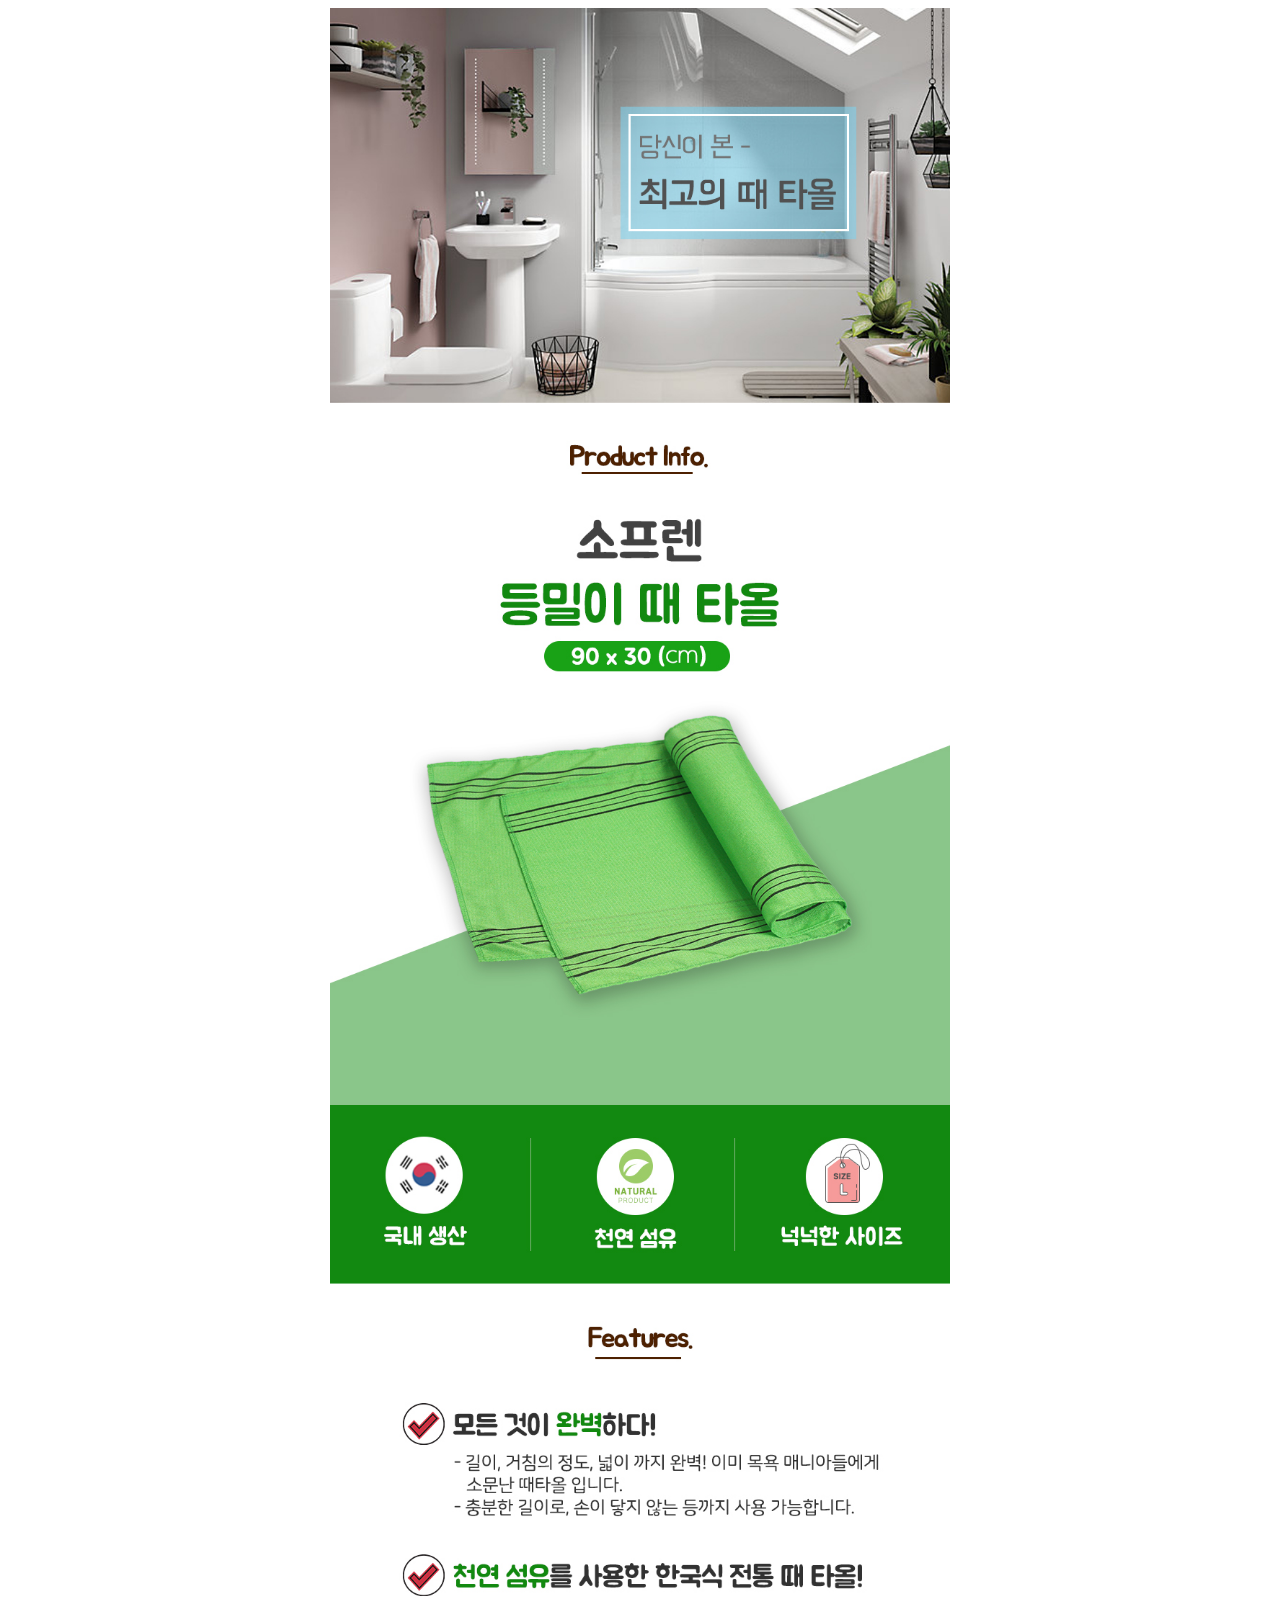
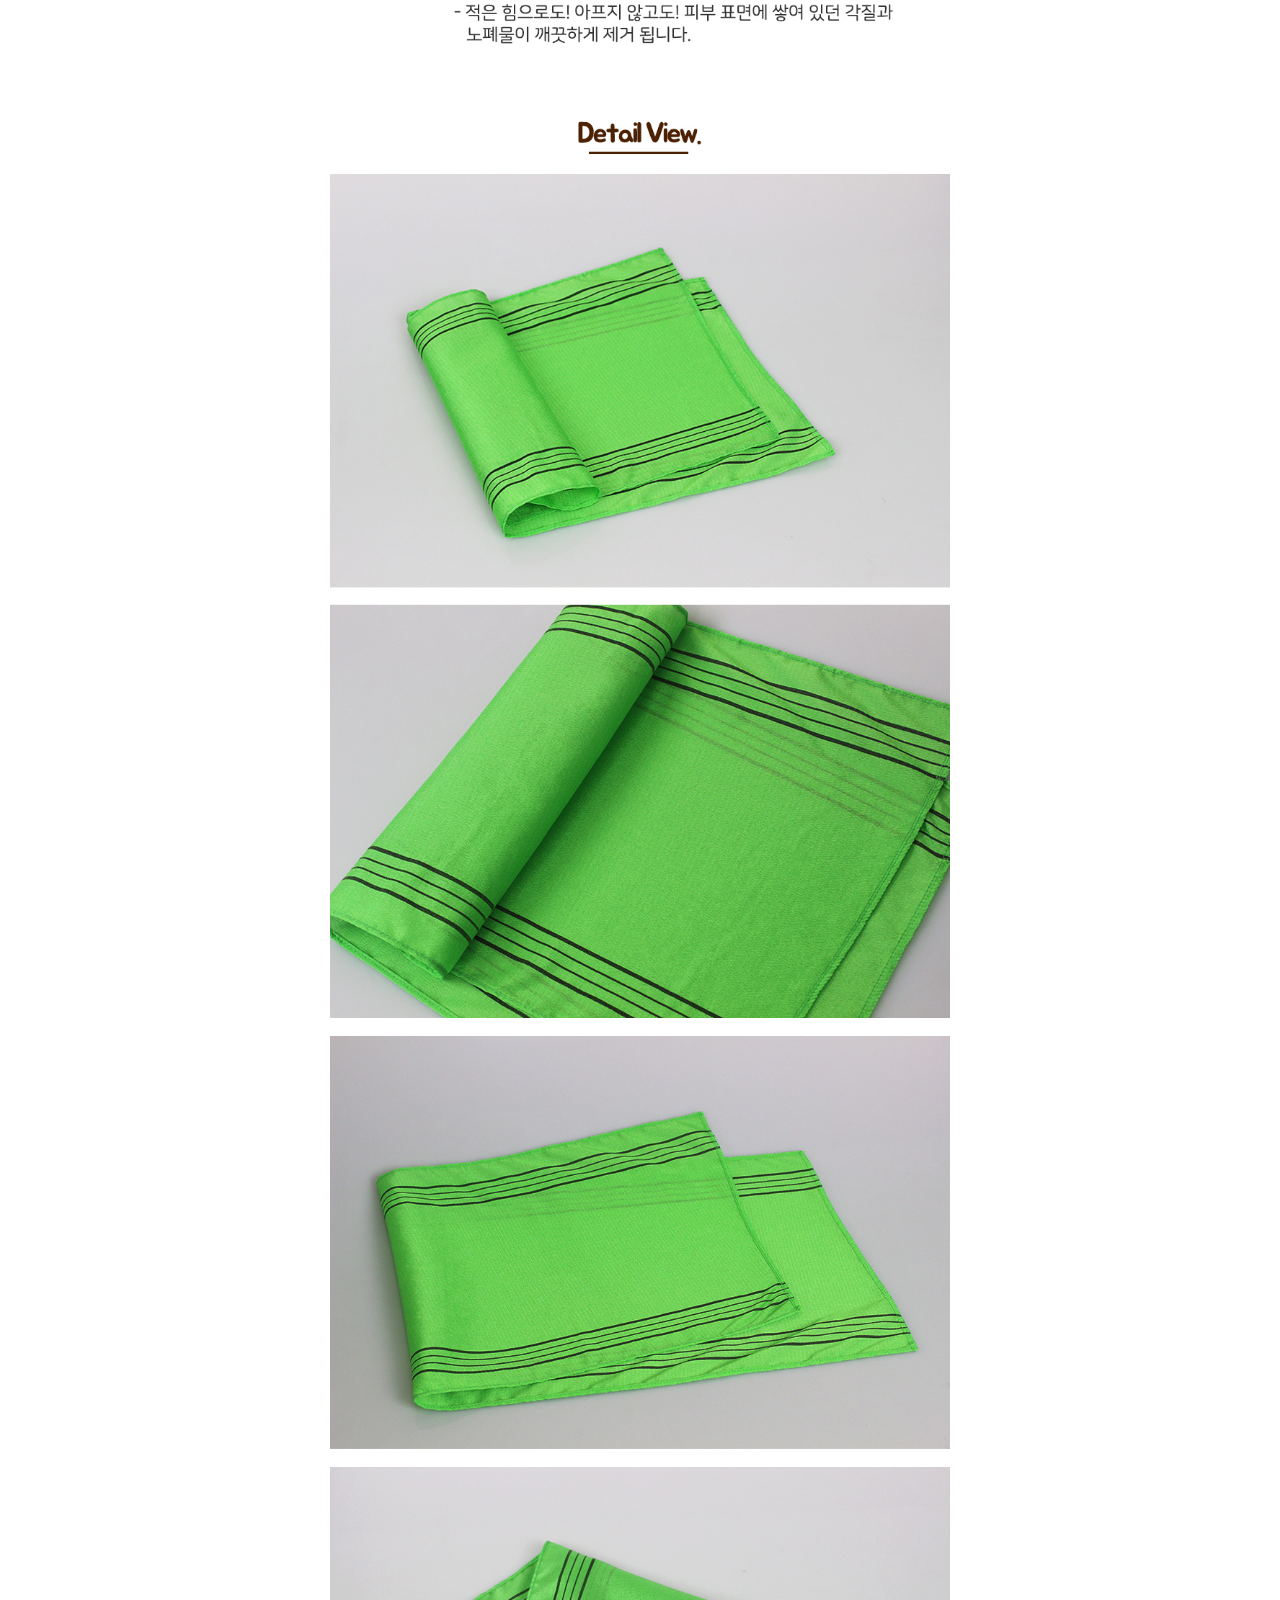
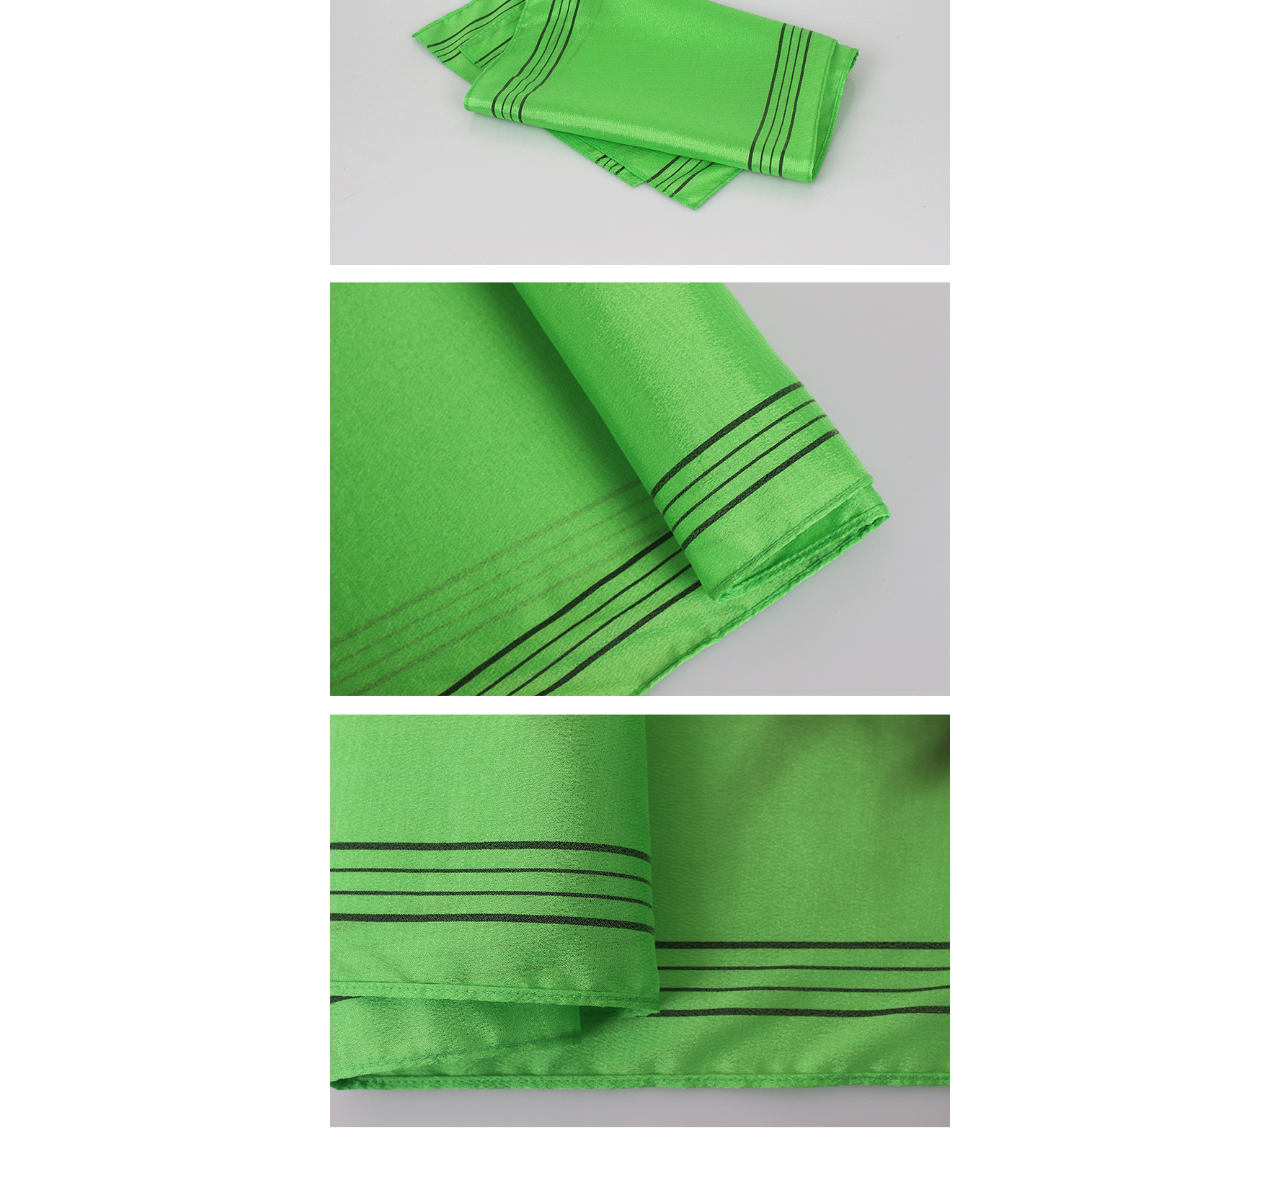
<file: detail/detail01.html>
<!DOCTYPE html>
<html lang="en">
<head>
  <meta charset="UTF-8">
  <meta http-equiv="X-UA-Compatible" content="IE=edge">
  <meta name="viewport" content="width=device-width, initial-scale=1.0">
  <title>detail</title>
  <style>
    #wrap{
      width:70%;
      margin: 0 auto;
    }
    img{
      width: 70%;
      display: block;
      margin: 0 auto;
    }
  </style>
</head>
<body>
  <div id="wrap">
    <img src="img/graphic02.jpg" alt="이미지에 대한 설명">
  </div>
</body>
</html>
</file>
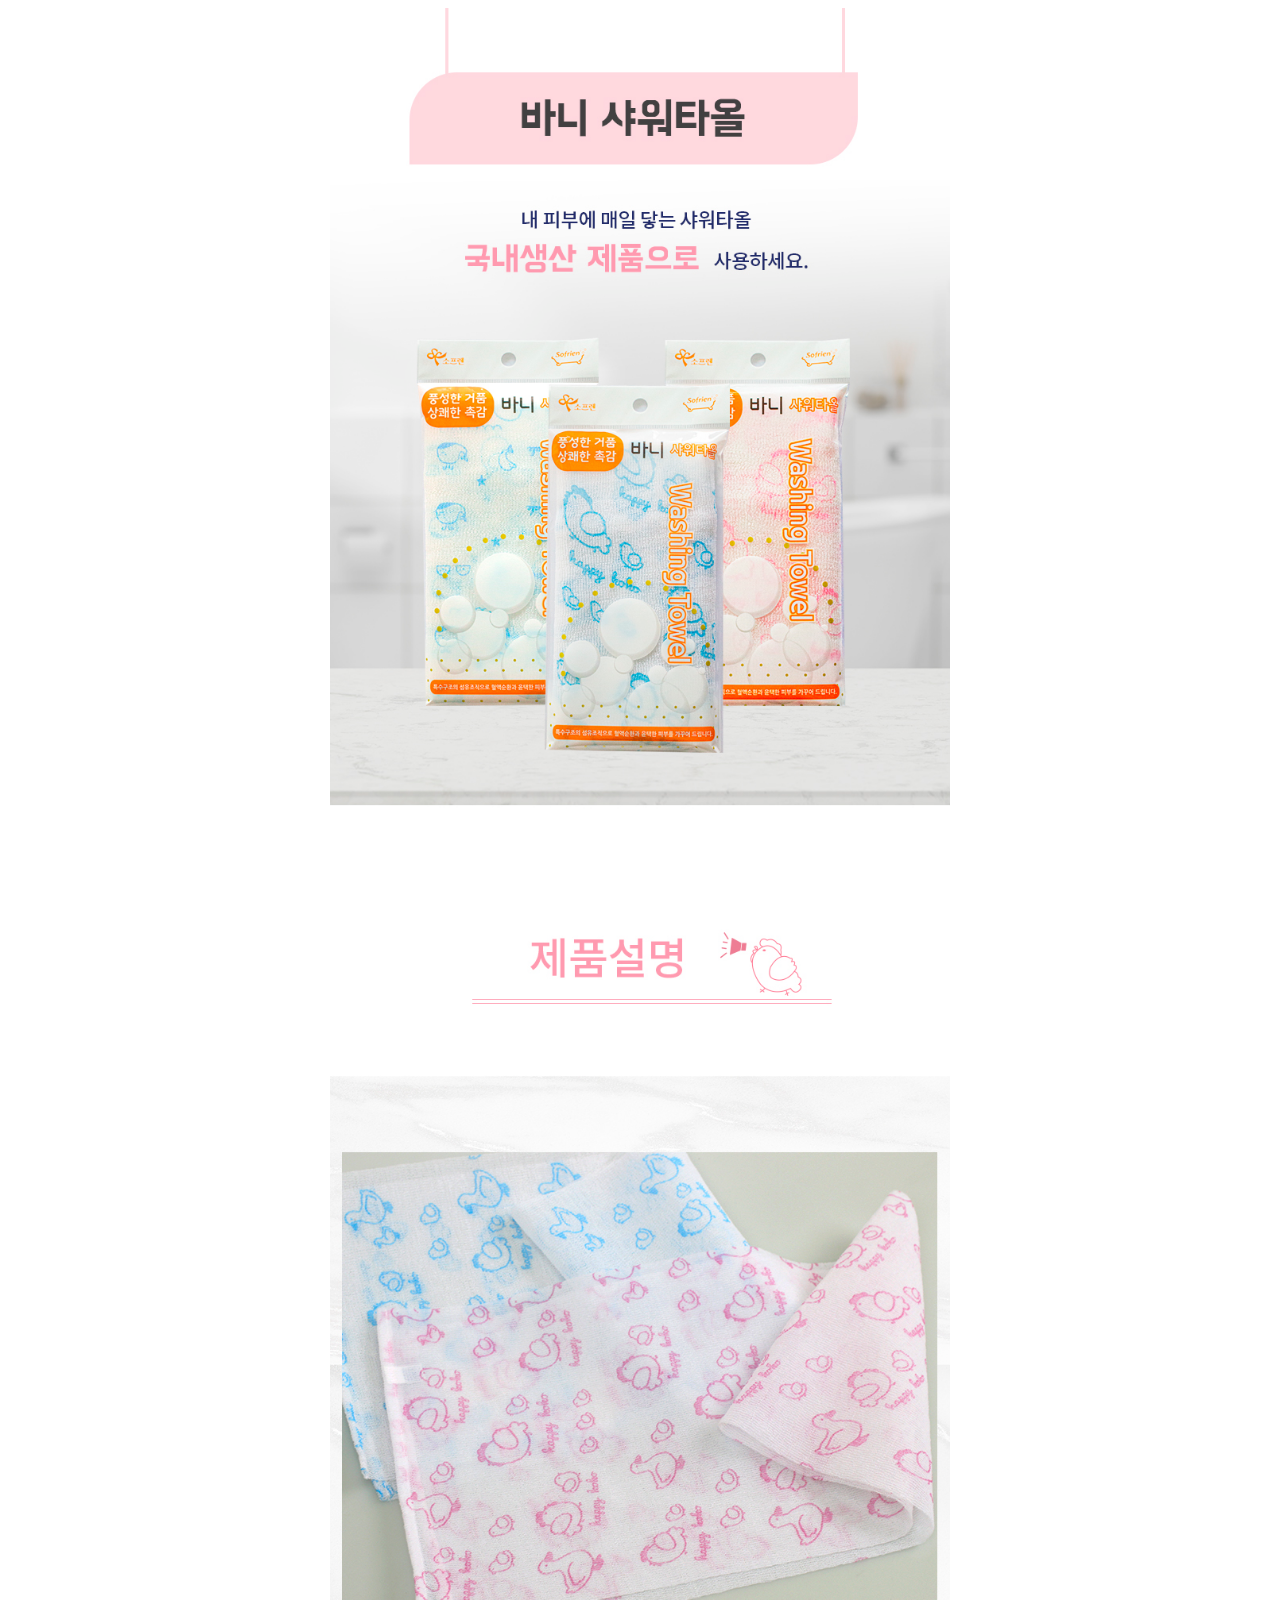
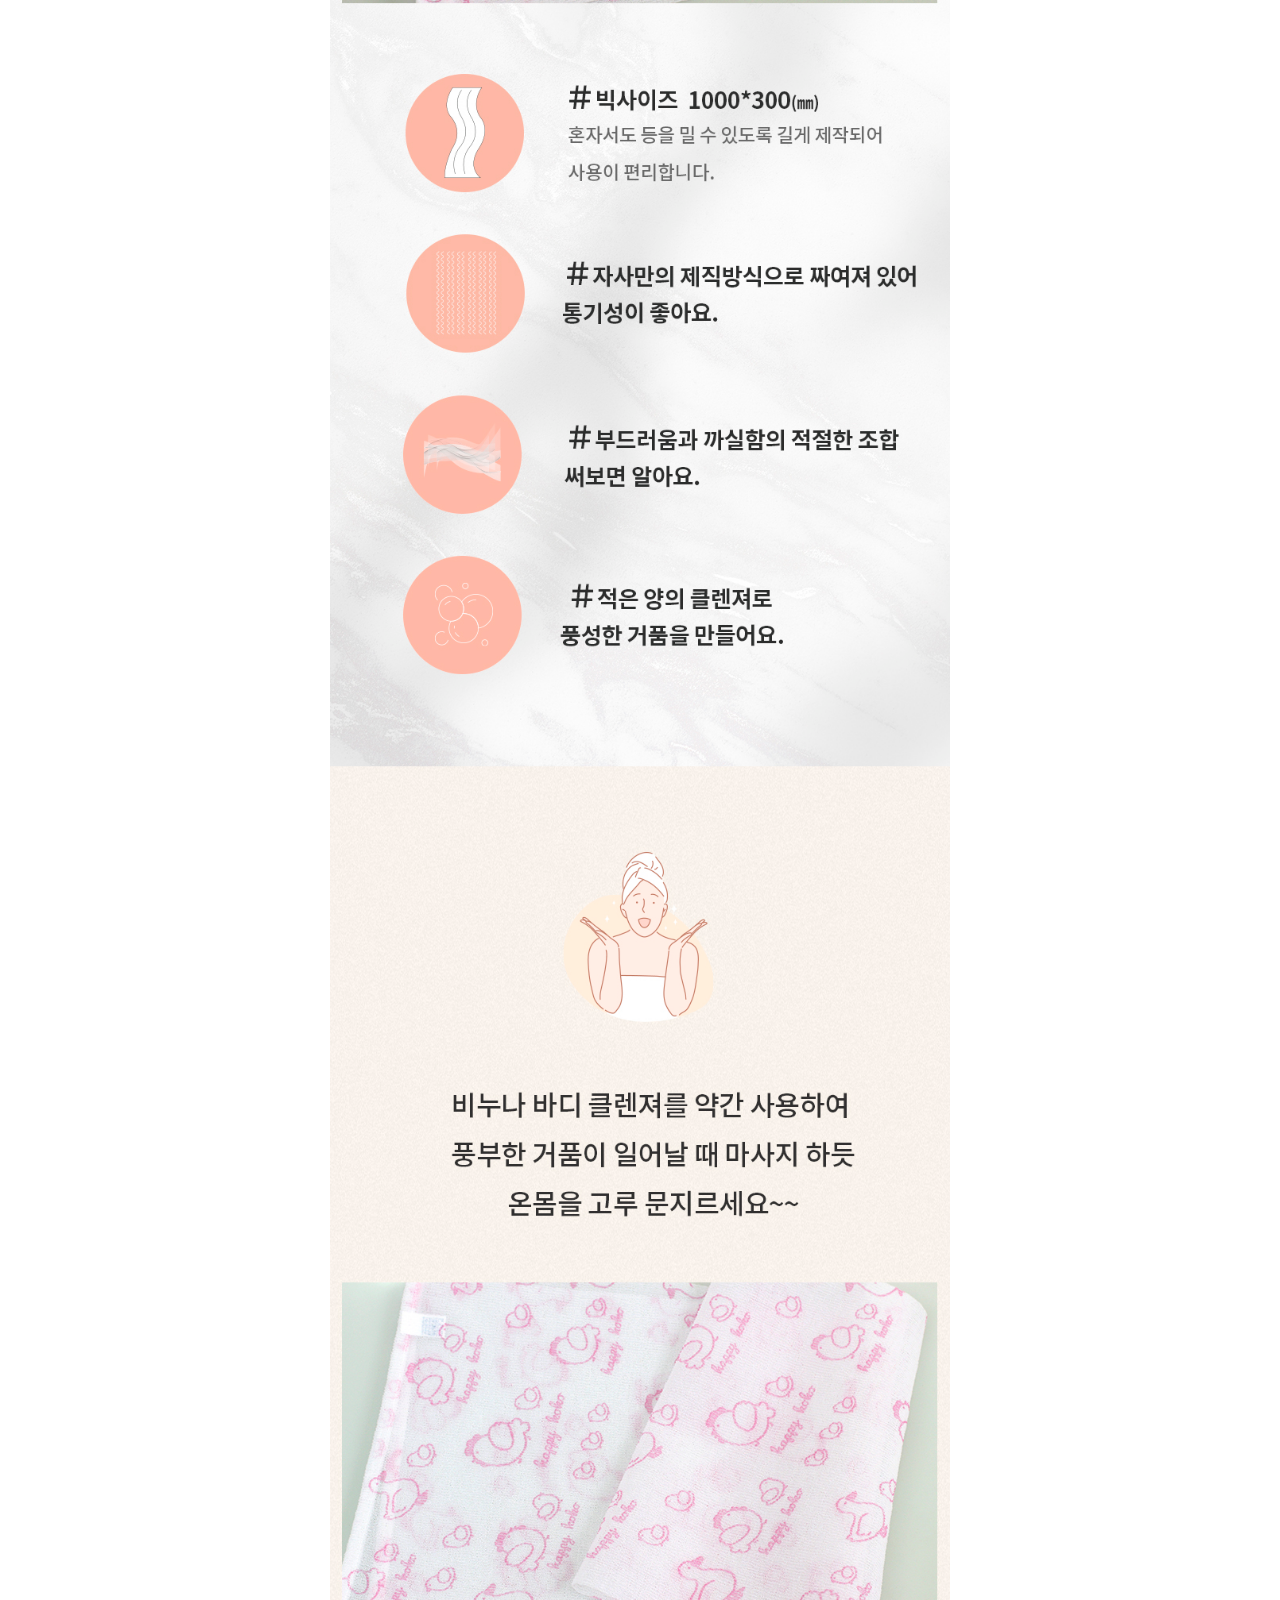
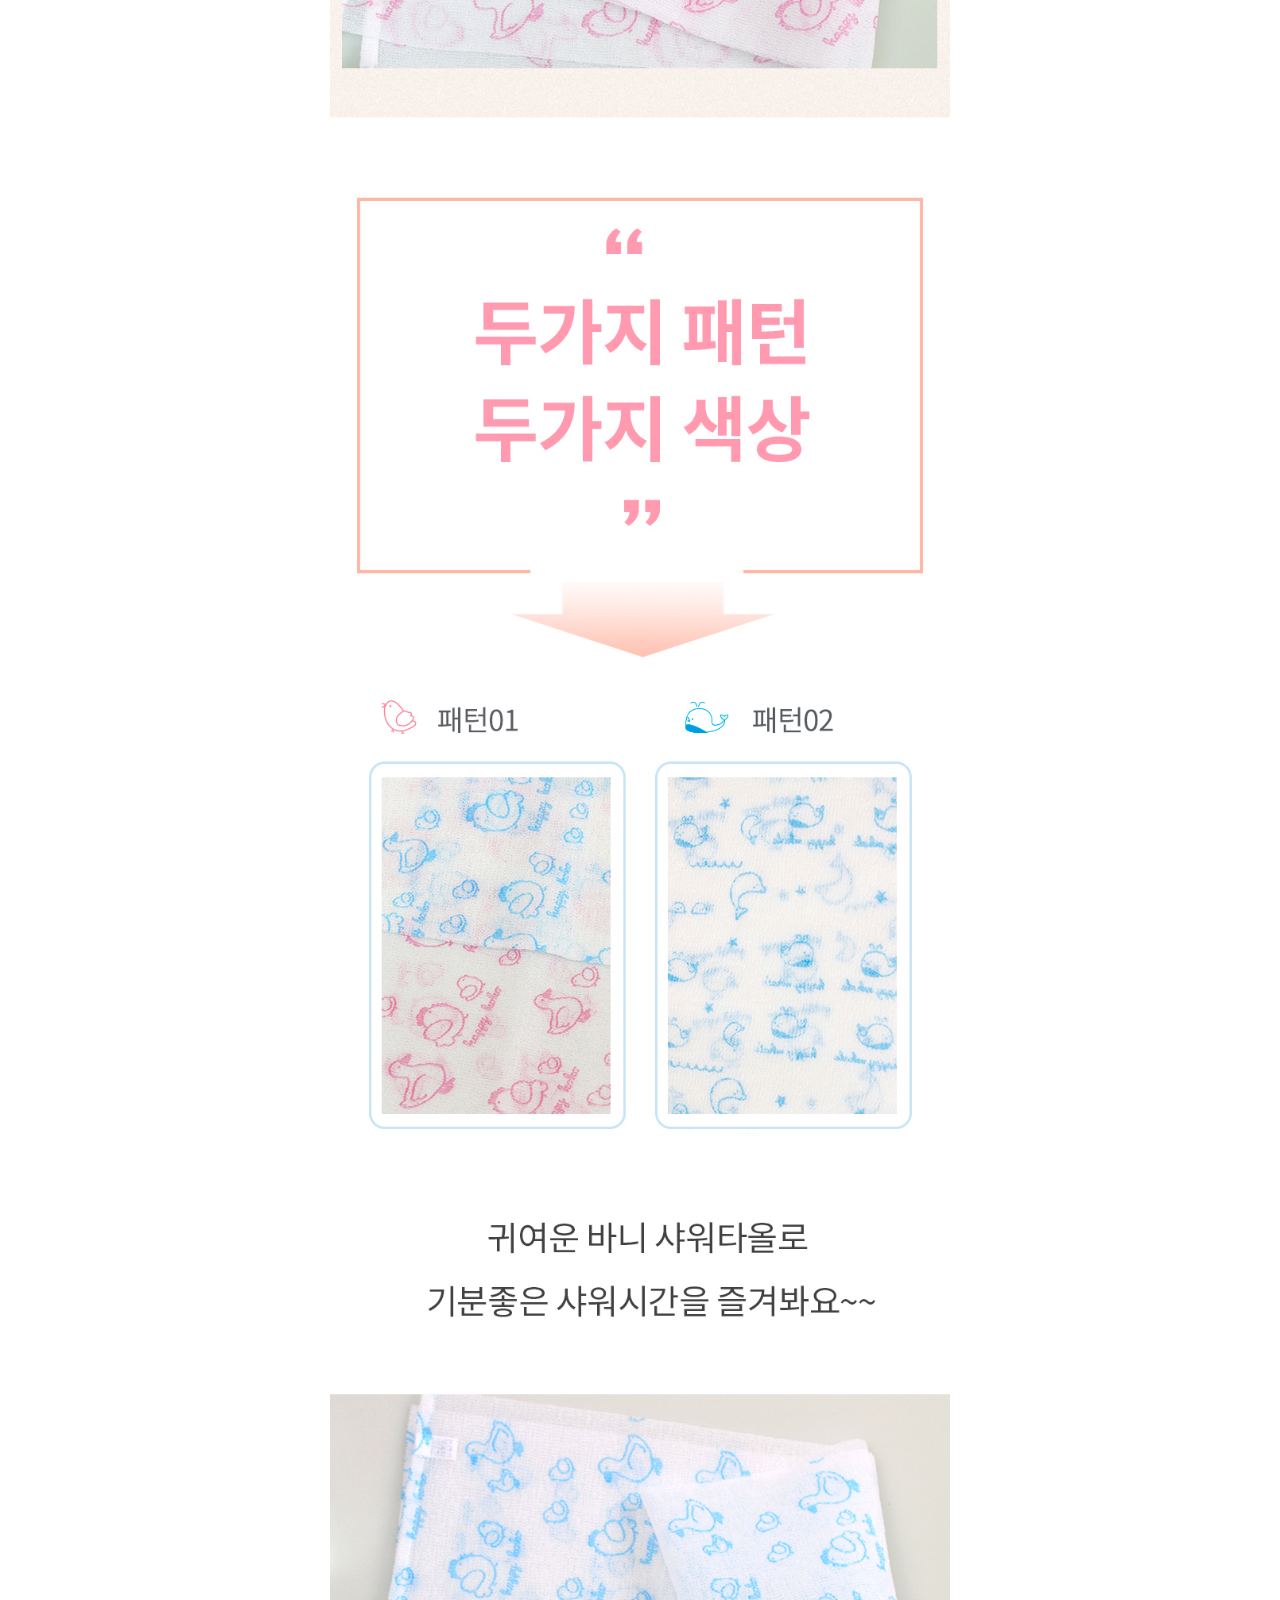
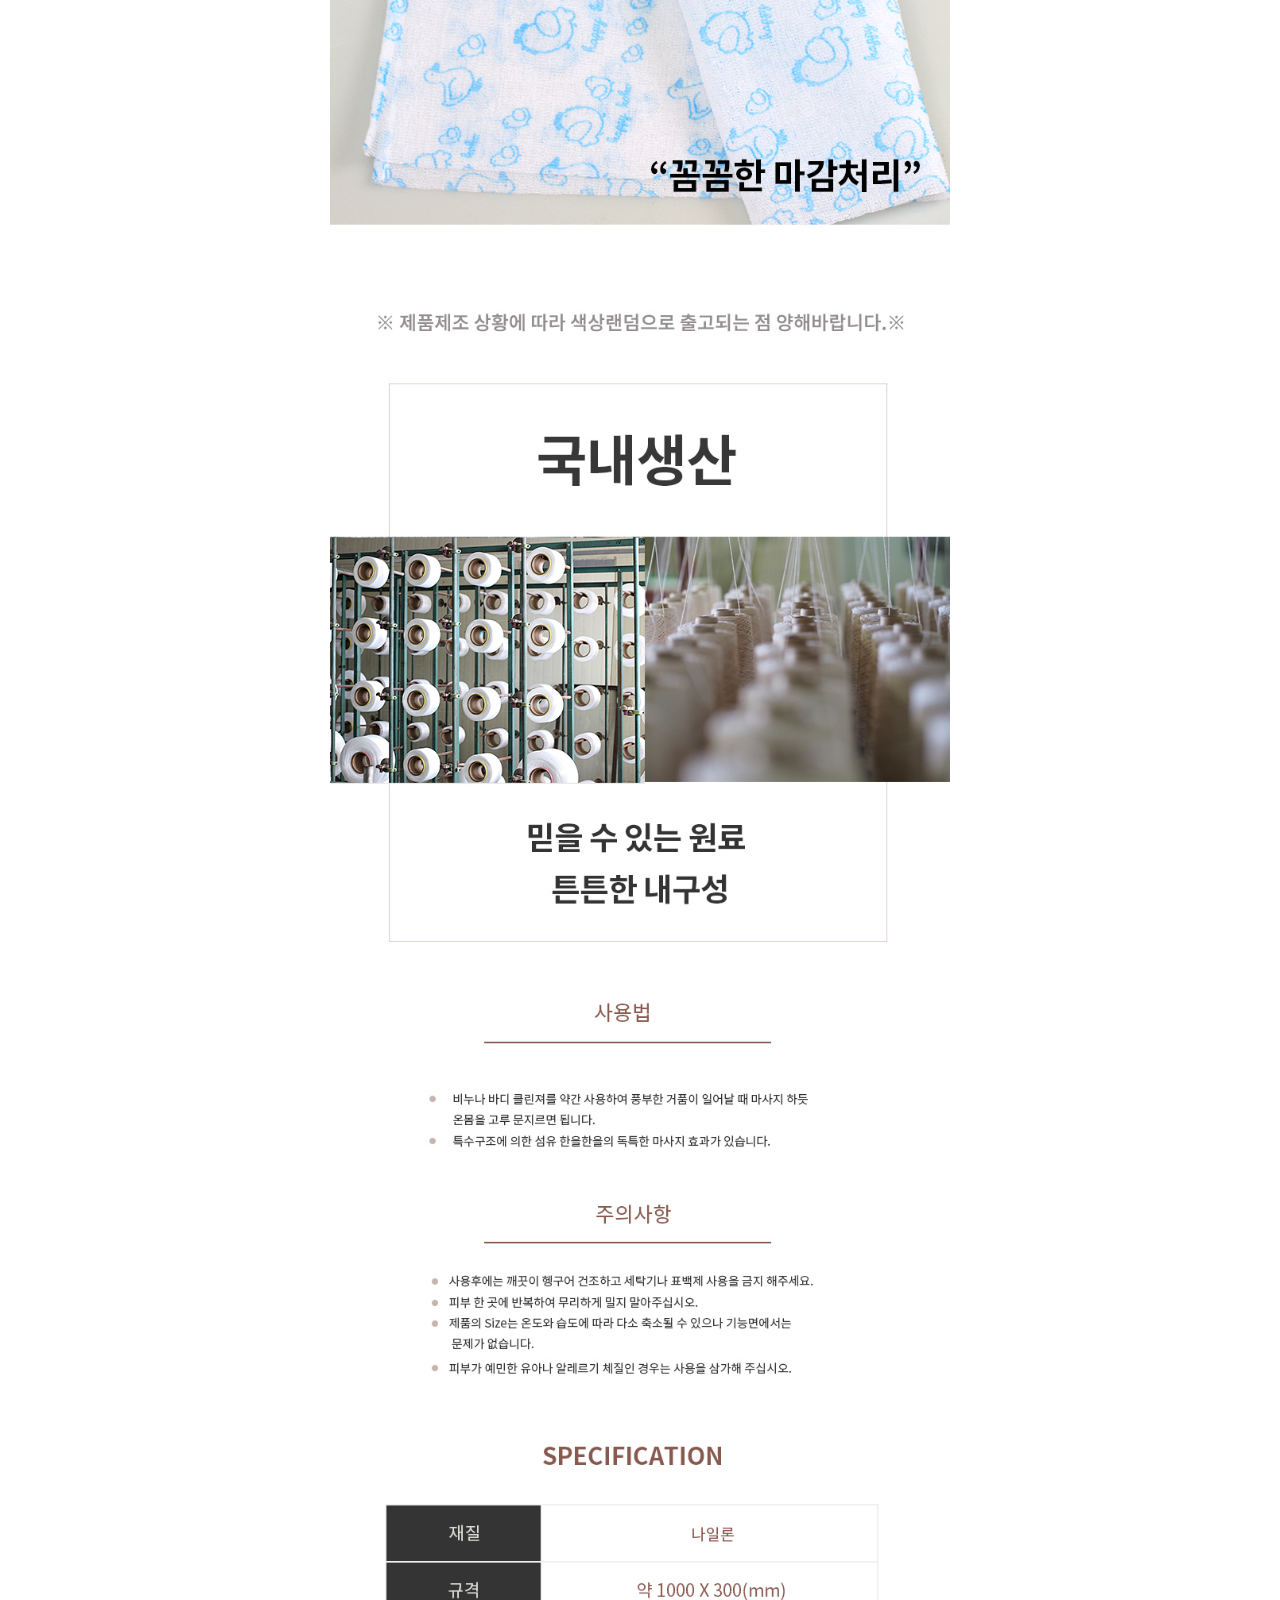
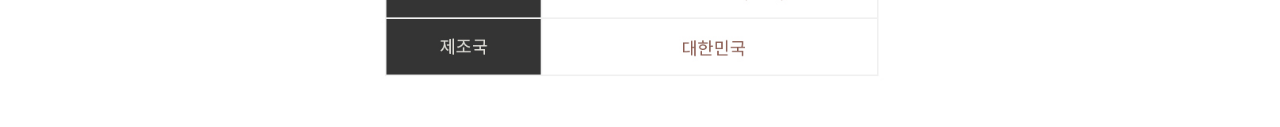
<file: detail/detail02.html>
<!DOCTYPE html>
<html lang="en">
<head>
  <meta charset="UTF-8">
  <meta http-equiv="X-UA-Compatible" content="IE=edge">
  <meta name="viewport" content="width=device-width, initial-scale=1.0">
  <title>detail</title>
  <style>
    #wrap{
      width:70%;
      margin: 0 auto;
    }
    img{
      width: 70%;
      display: block;
      margin: 0 auto;
    }
  </style>
</head>
<body>
  <div id="wrap">
    <img src="img/graphic03.jpg" alt="이미지에 대한 설명">
  </div>
</body>
</html>
</file>
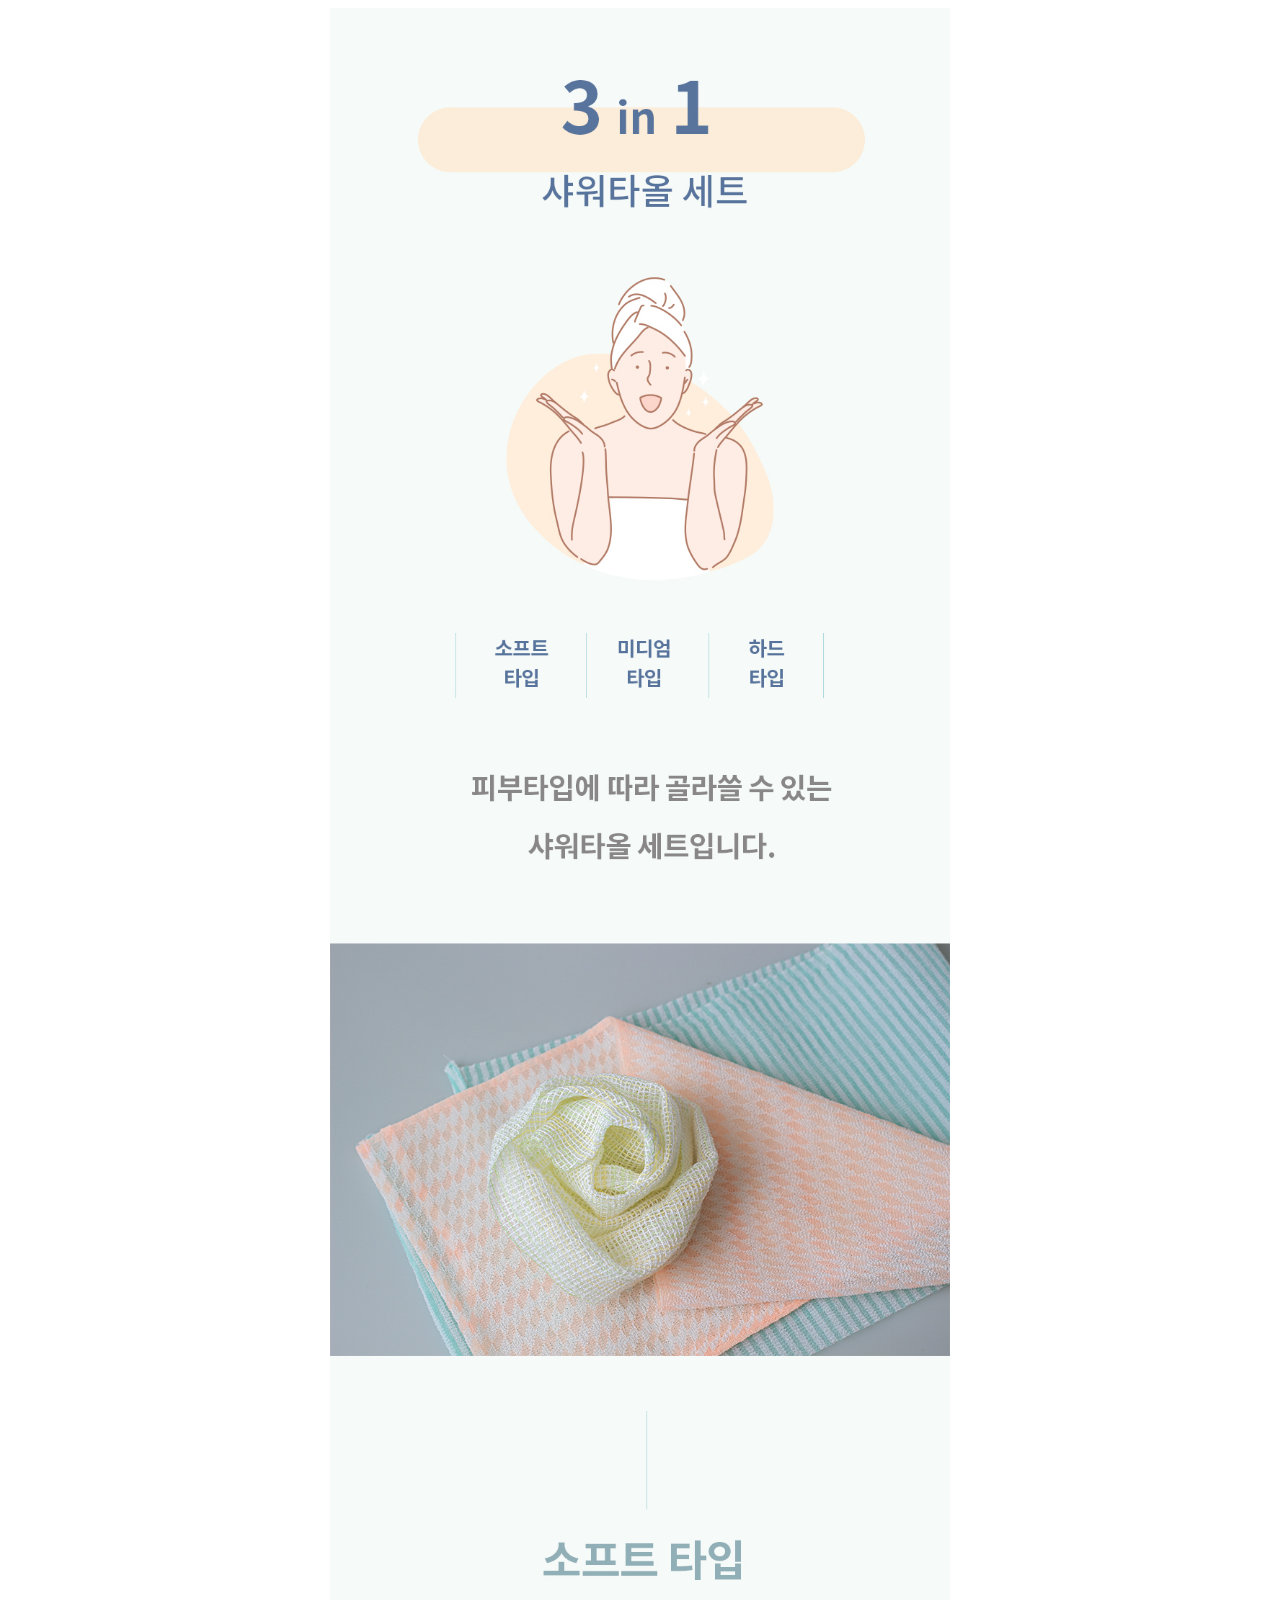
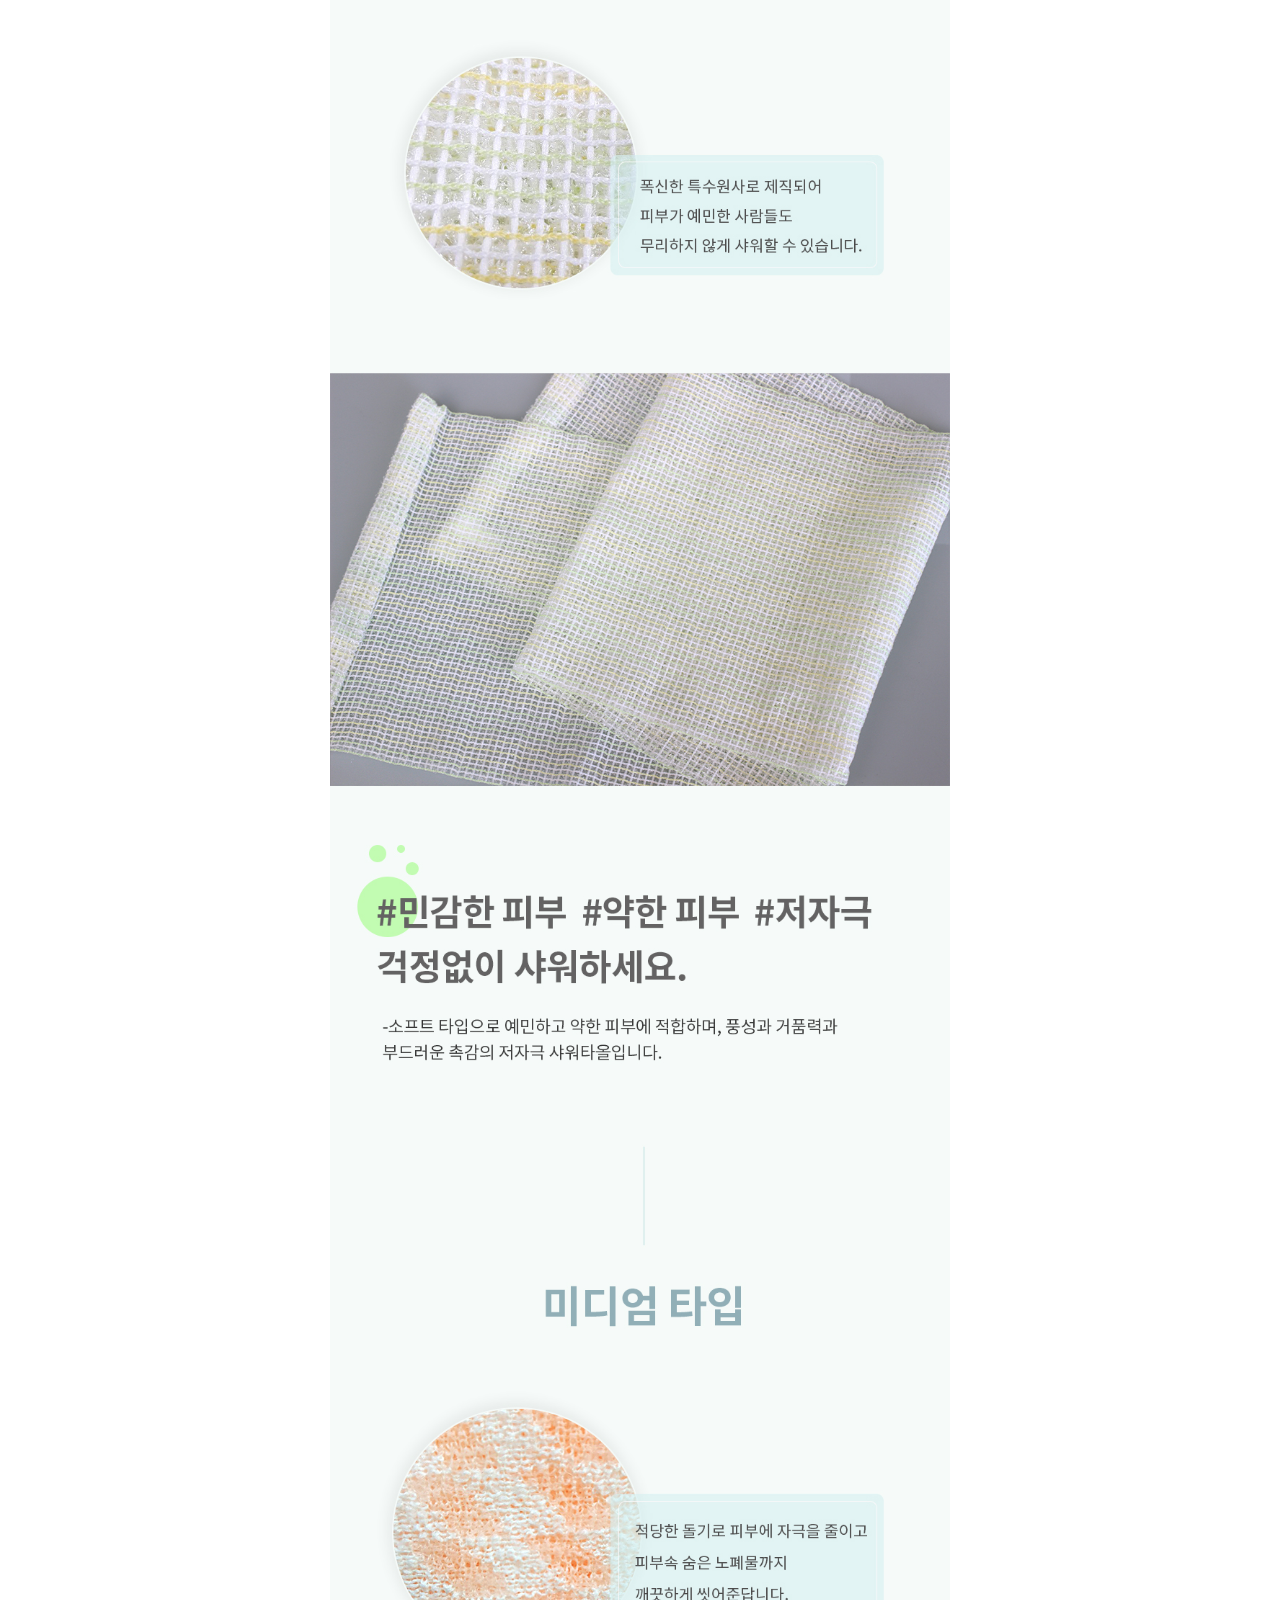
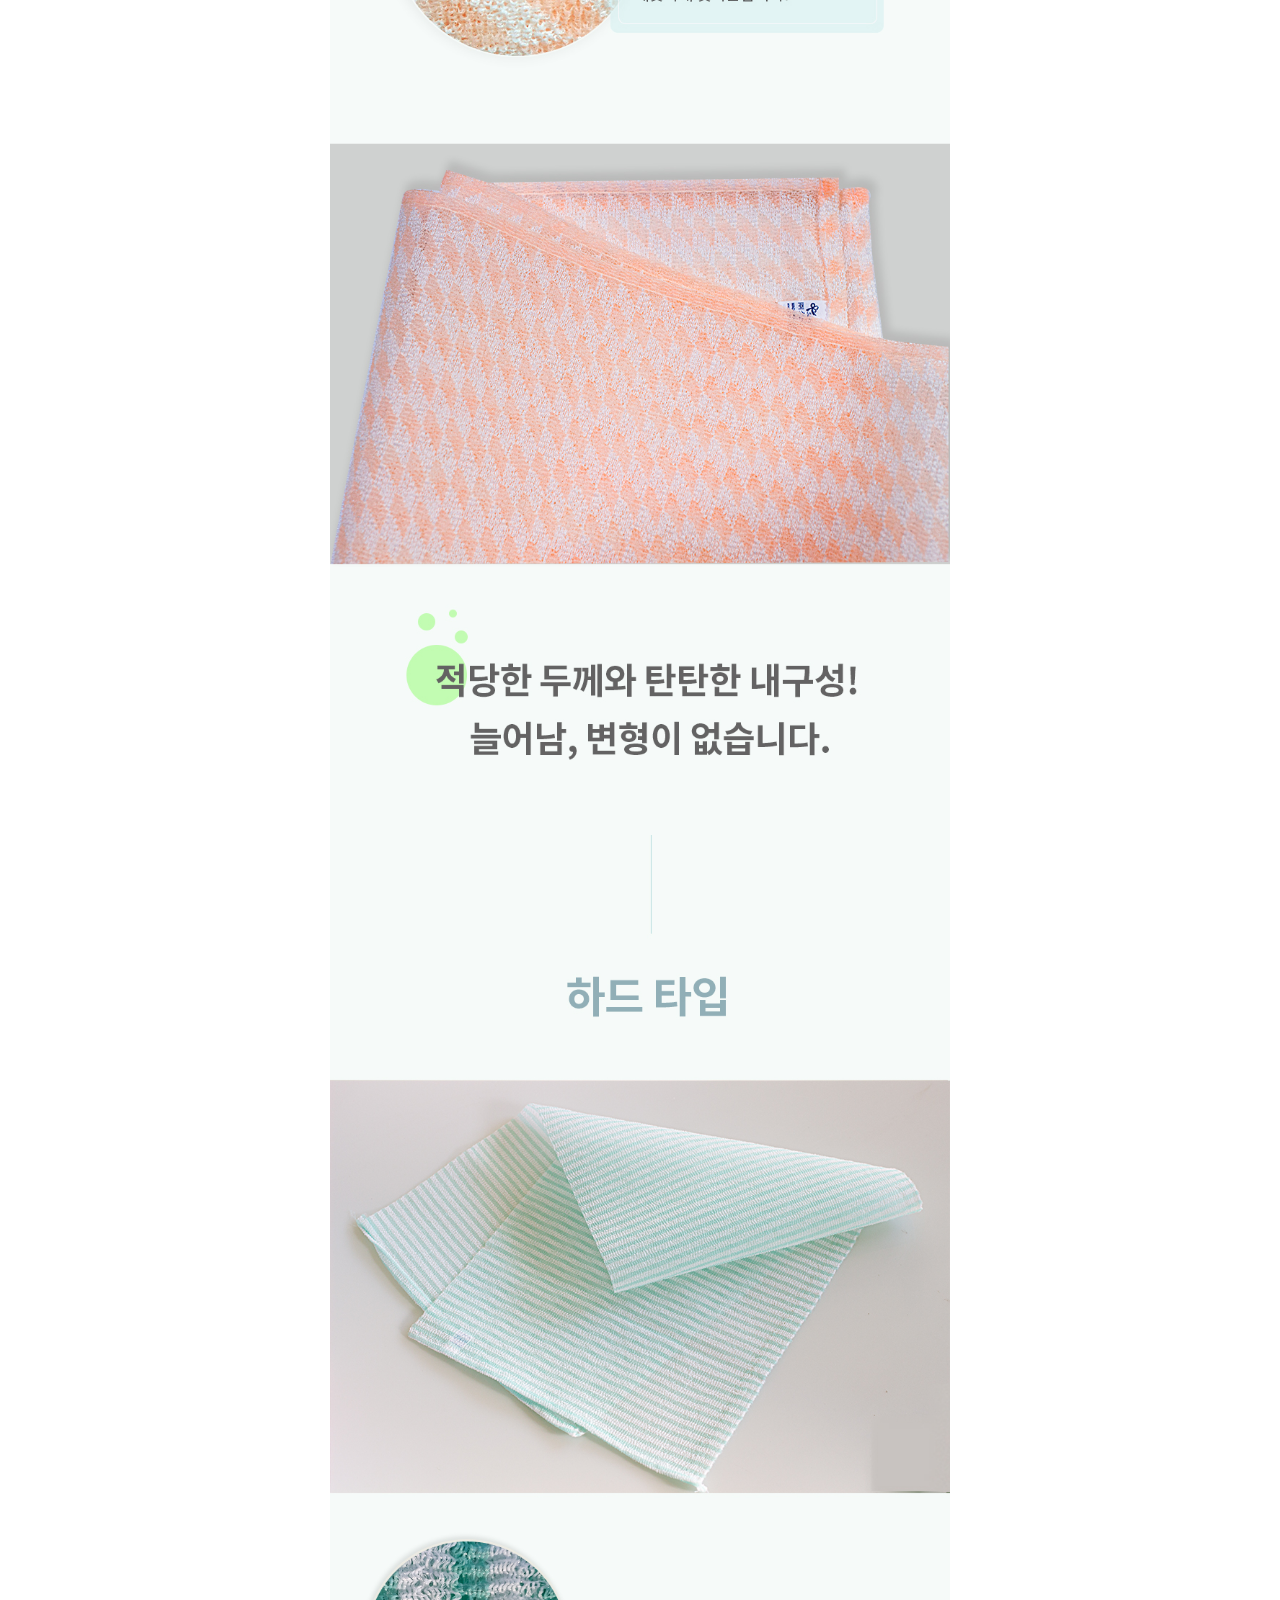
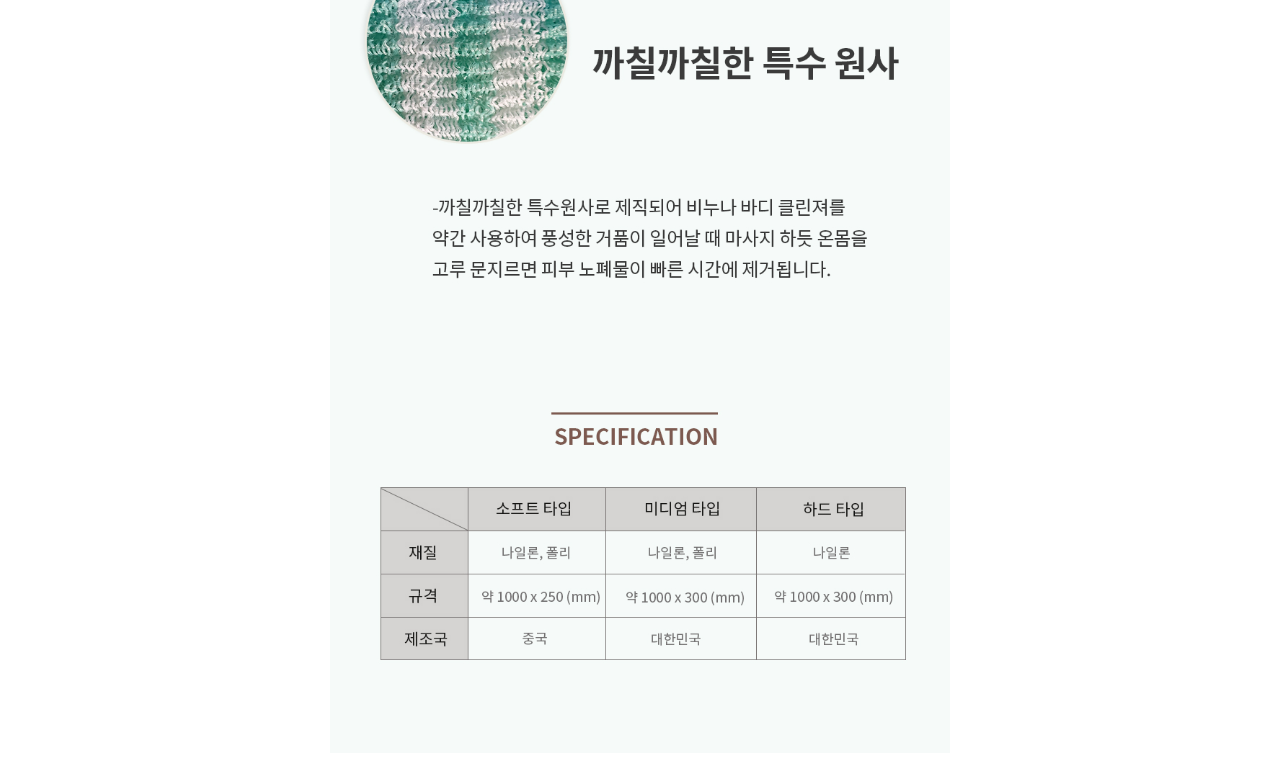
<file: detail/detail03.html>
<!DOCTYPE html>
<html lang="en">
<head>
  <meta charset="UTF-8">
  <meta http-equiv="X-UA-Compatible" content="IE=edge">
  <meta name="viewport" content="width=device-width, initial-scale=1.0">
  <title>detail</title>
  <style>
    #wrap{
      width:70%;
      margin: 0 auto;
    }
    img{
      width: 70%;
      display: block;
      margin: 0 auto;
    }
  </style>
</head>
<body>
  <div id="wrap">
    <img src="img/graphic04.jpg" alt="이미지에 대한 설명">
  </div>
</body>
</html>
</file>
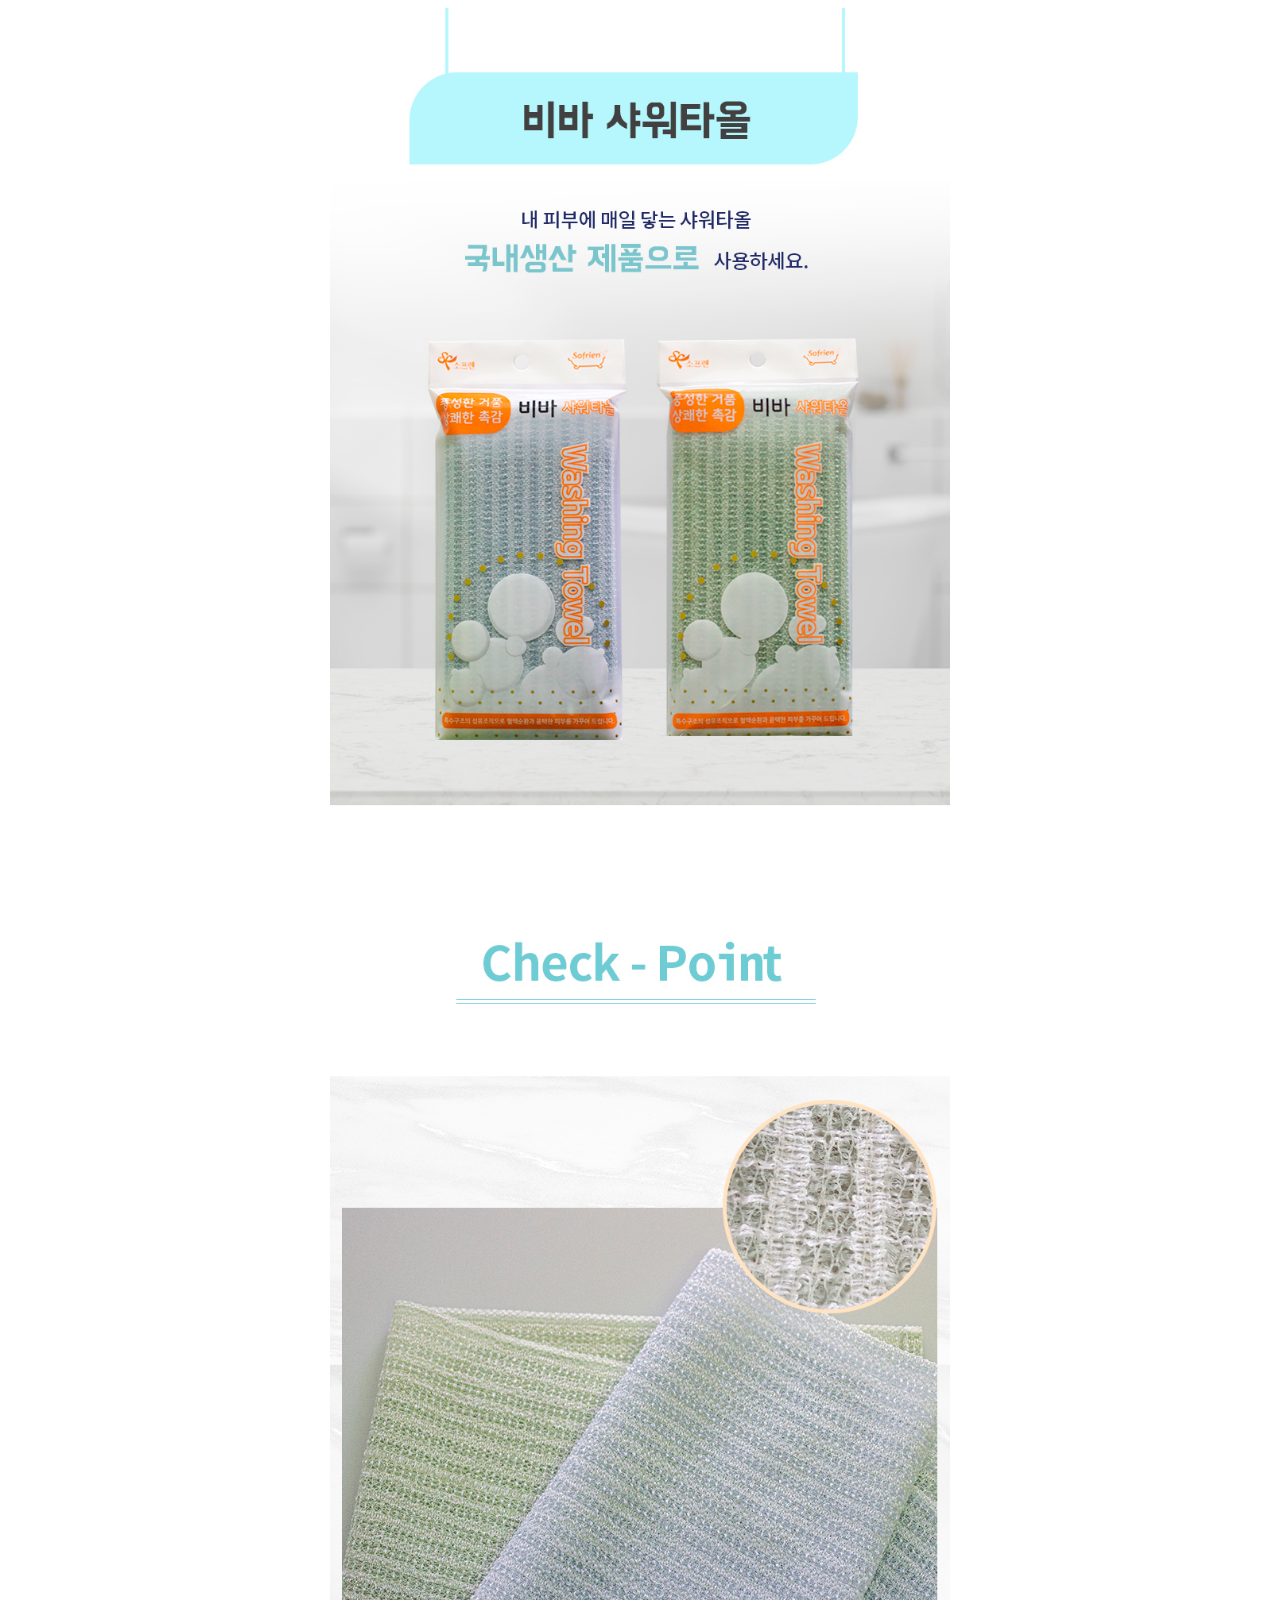
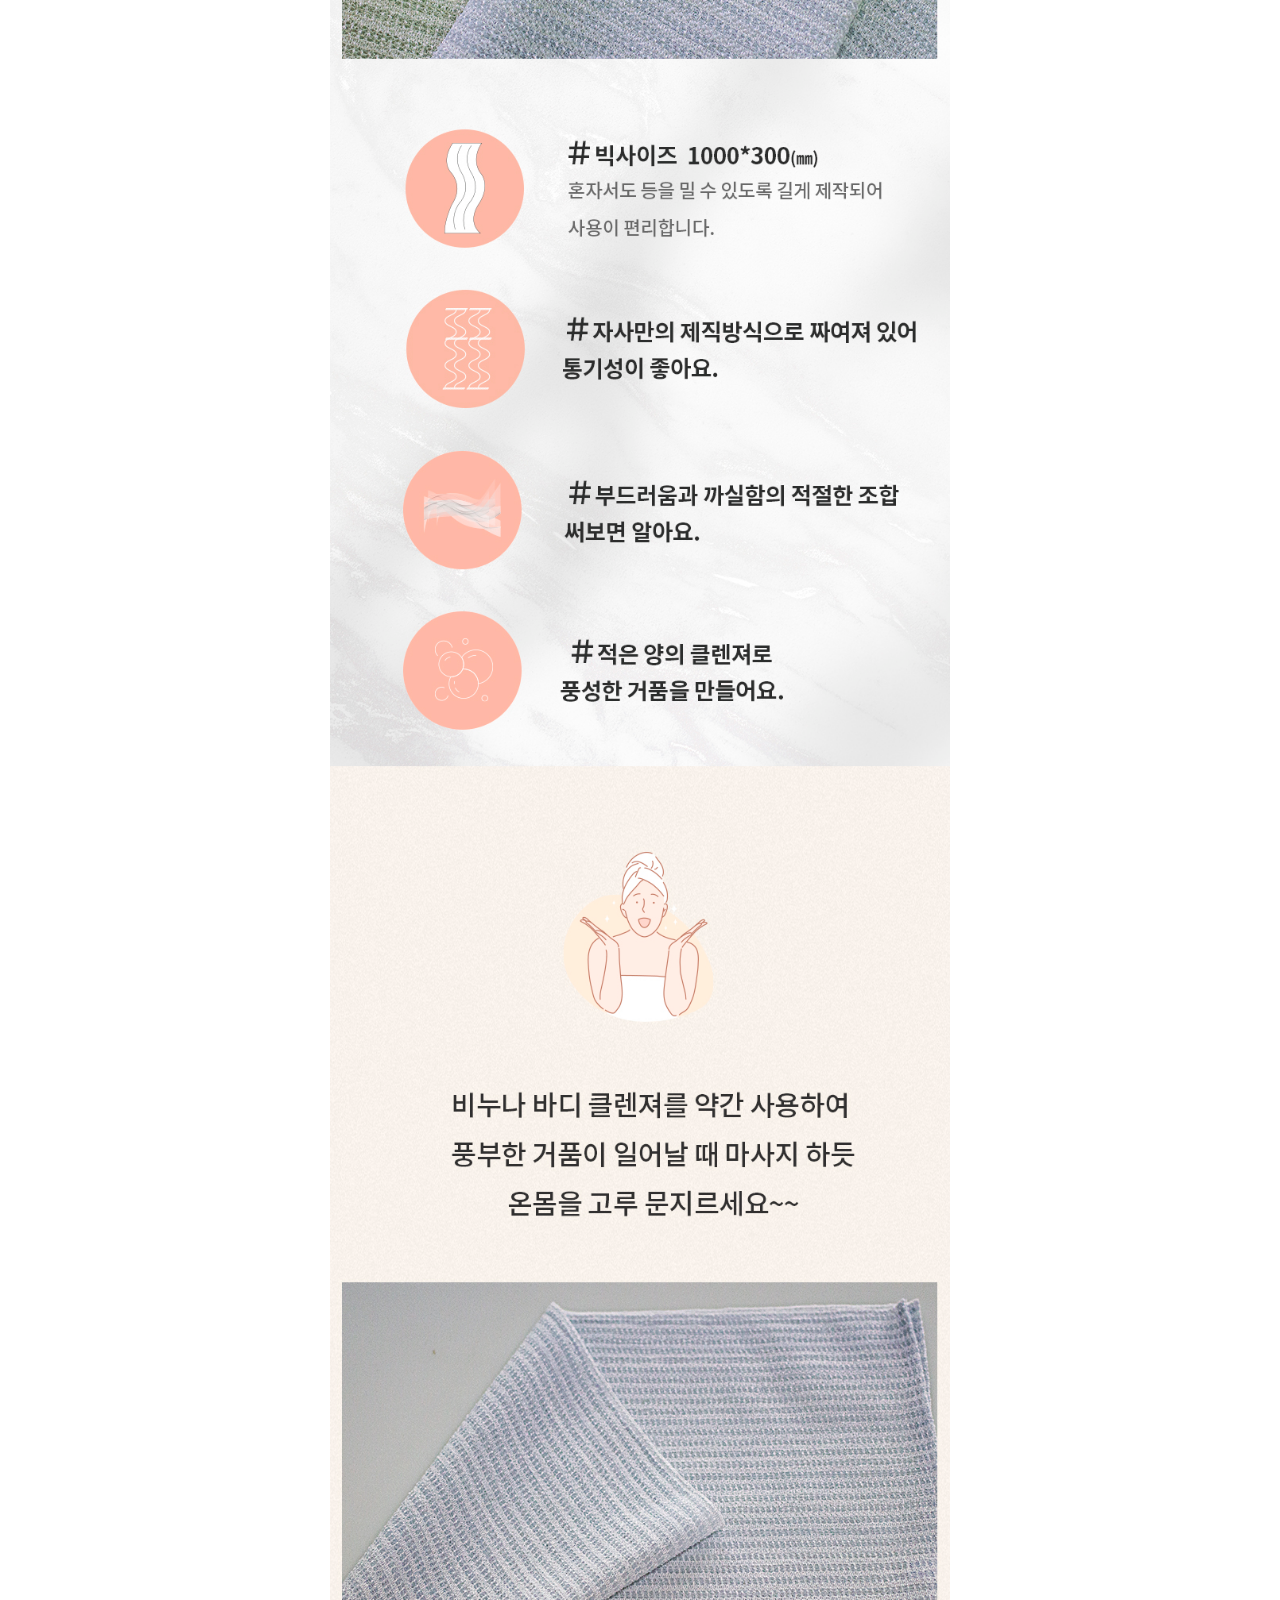
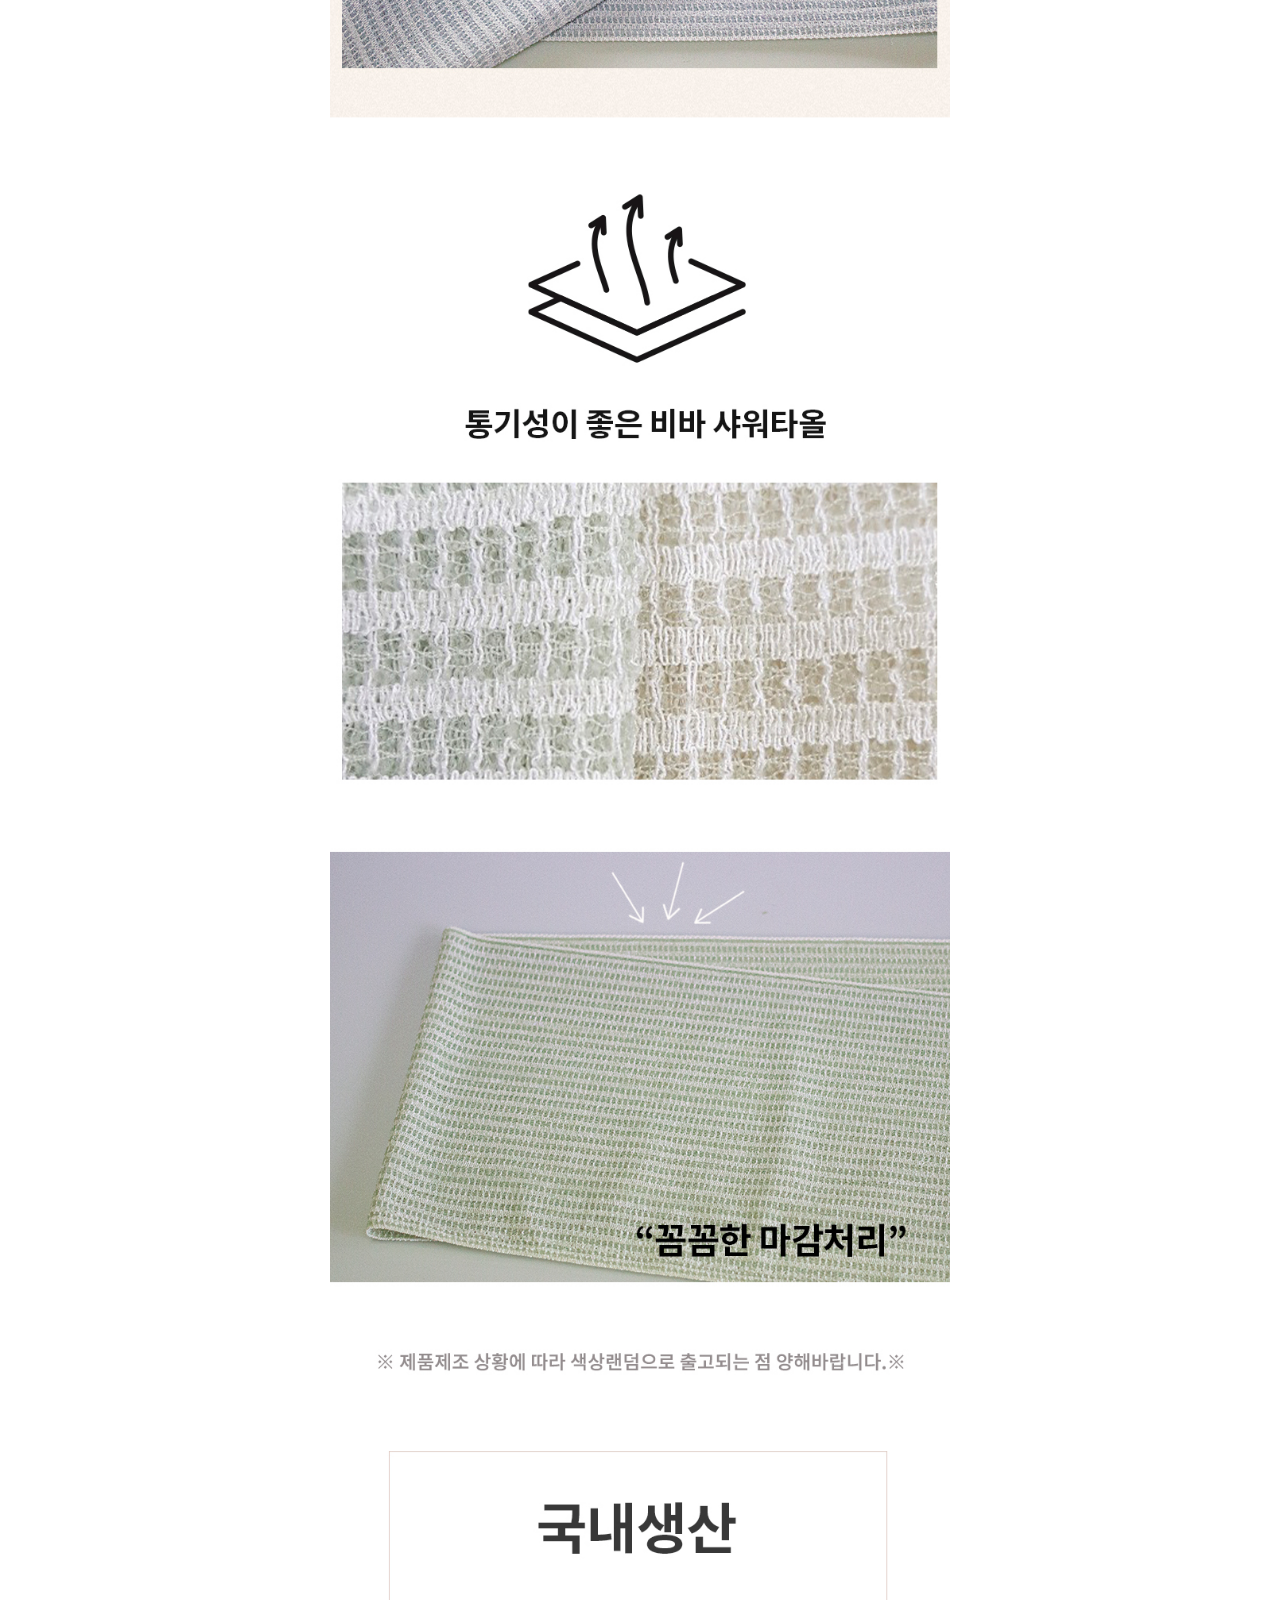
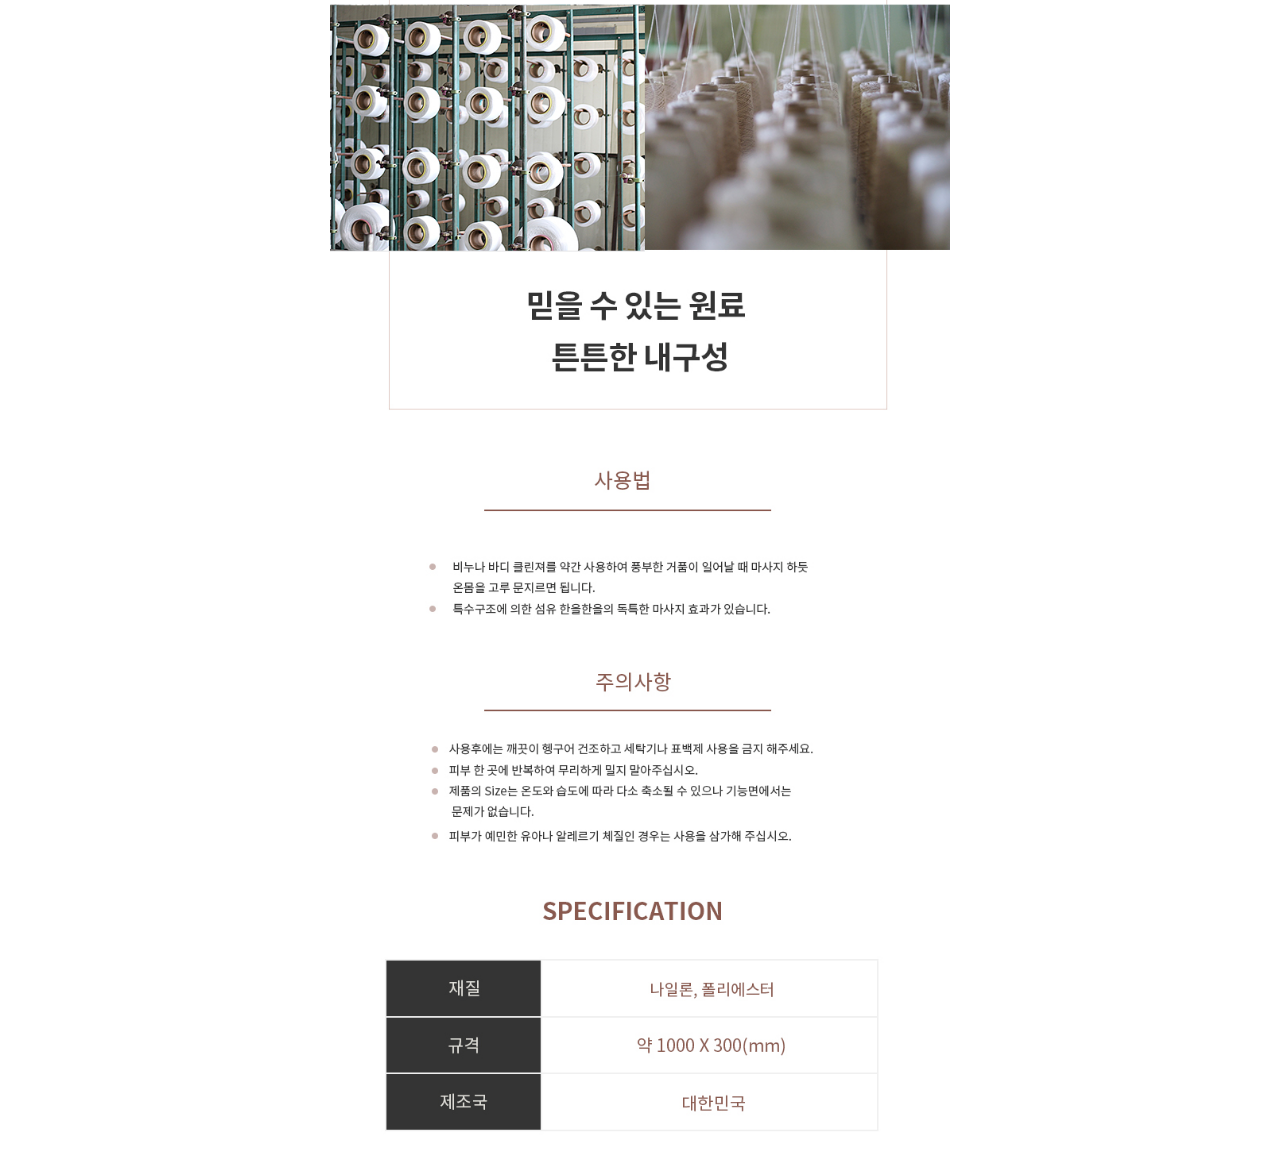
<file: detail/detail04.html>
<!DOCTYPE html>
<html lang="en">
<head>
  <meta charset="UTF-8">
  <meta http-equiv="X-UA-Compatible" content="IE=edge">
  <meta name="viewport" content="width=device-width, initial-scale=1.0">
  <title>detail</title>
  <style>
    #wrap{
      width:70%;
      margin: 0 auto;
    }
    img{
      width: 70%;
      display: block;
      margin: 0 auto;
    }
  </style>
</head>
<body>
  <div id="wrap">
    <img src="img/graphic05.jpg" alt="이미지에 대한 설명">
  </div>
</body>
</html>
</file>
